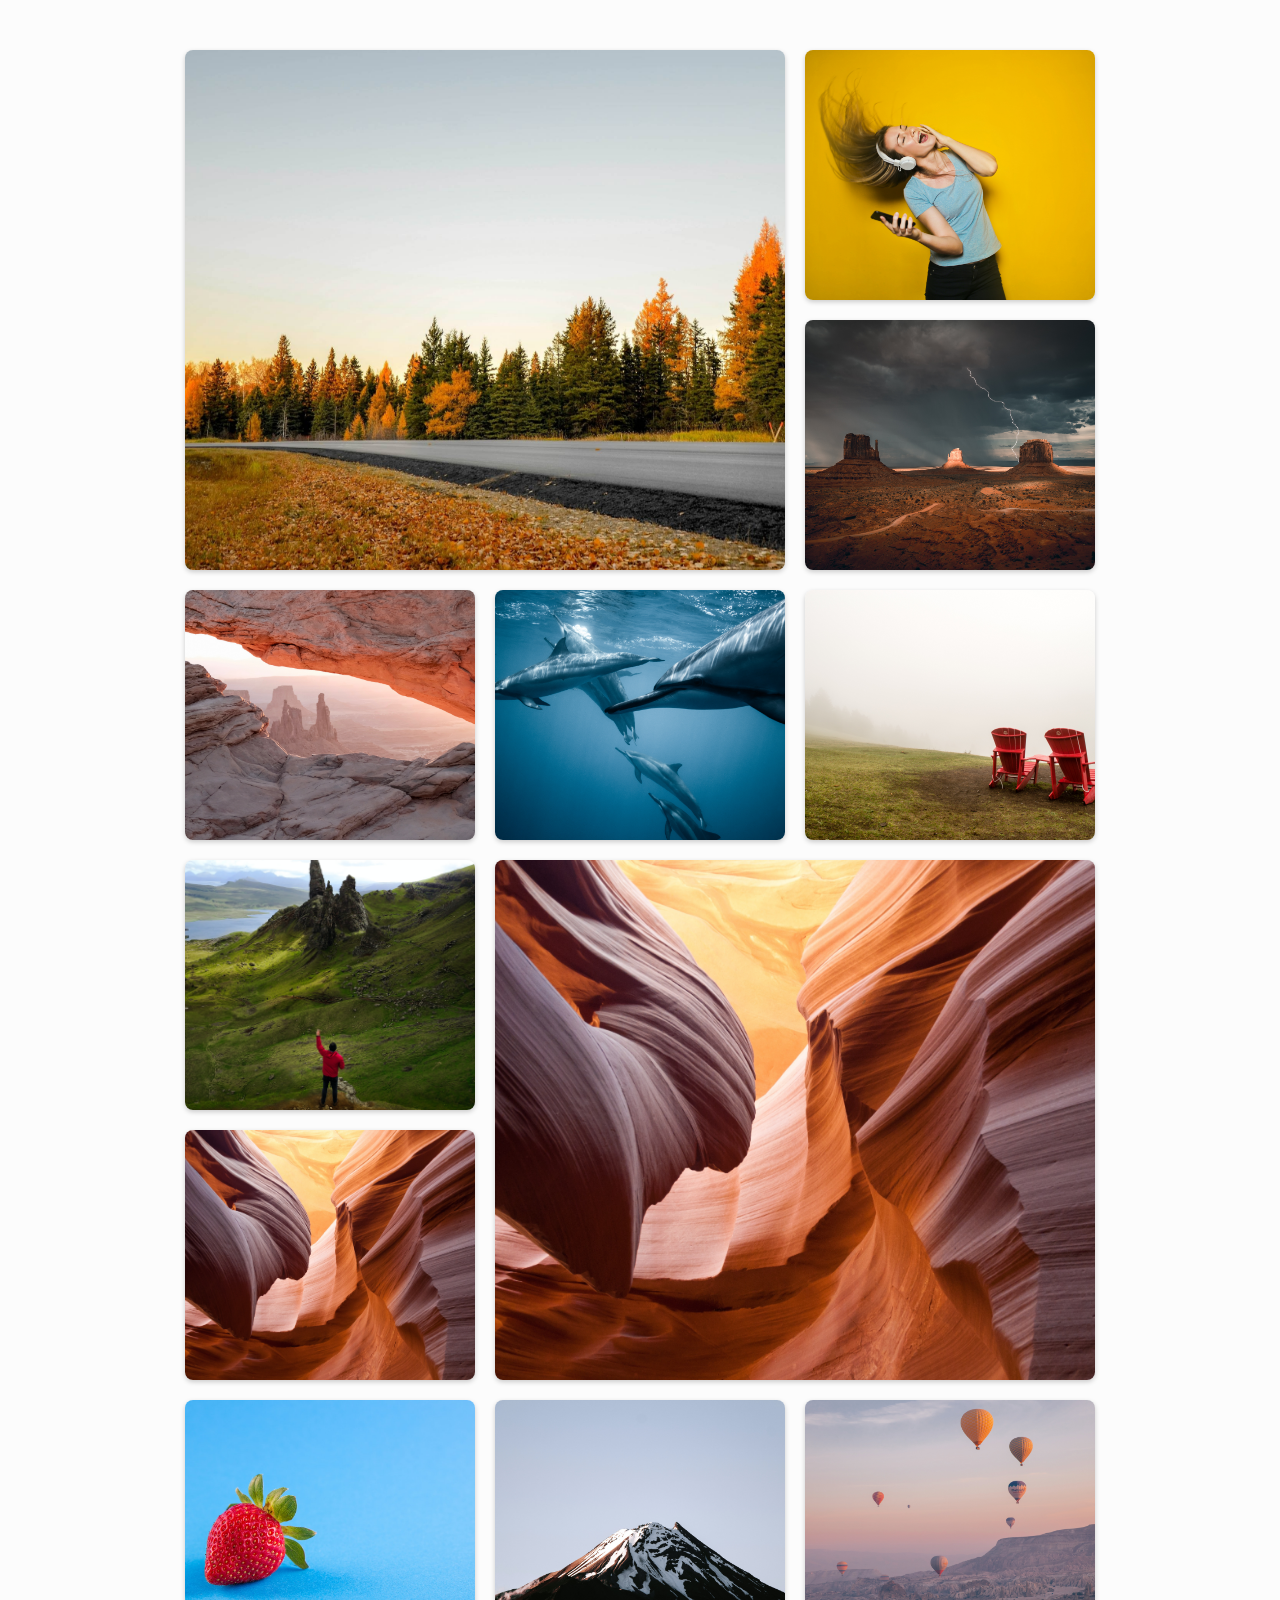
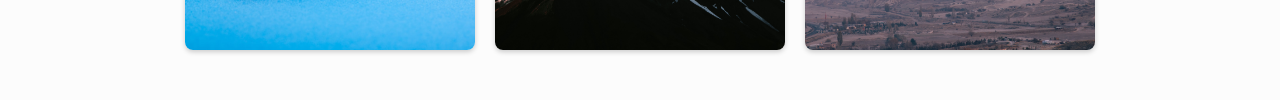
<file: Image-Gallery/index.html>
<!DOCTYPE html>
<html lang="en">
<head>
    <meta charset="UTF-8">
    <meta http-equiv="X-UA-Compatible" content="IE=edge">
    <meta name="viewport" content="width=device-width, initial-scale=1.0">
    <title>Document</title>
    <link rel="stylesheet" href="style.css">
    <link rel="stylesheet" href="https://cdnjs.cloudflare.com/ajax/libs/font-awesome/6.0.0/css/all.min.css">
</head>
<body>
    
    <div class="container">
        <div class="image-box">
            <img src="img/1.jpg"/>
            <div class="over">
                <div class="social">
                    <i class="far fa-thumbs-up"></i>
                    <i class="far fa-thumbs-down"></i>
                    <i class="fas fa-share"></i>
                </div>
                <button>Save</button>
            </div>
        </div>
        <div class="image-box">
            <img src="img/2.jpg"/>
            <div class="over">
                <div class="social">
                    <i class="far fa-thumbs-up"></i>
                    <i class="far fa-thumbs-down"></i>
                    <i class="fas fa-share"></i>
                </div>
                <button>Save</button>
            </div>
        </div>
        <div class="image-box">
            <img src="img/3.jpg"/>
            <div class="over">
                <div class="social">
                    <i class="far fa-thumbs-up"></i>
                    <i class="far fa-thumbs-down"></i>
                    <i class="fas fa-share"></i>
                </div>
                <button>Save</button>
            </div>
        </div>
        <div class="image-box">
            <img src="img/4.jpg"/>
            <div class="over">
                <div class="social">
                    <i class="far fa-thumbs-up"></i>
                    <i class="far fa-thumbs-down"></i>
                    <i class="fas fa-share"></i>
                </div>
                <button>Save</button>
            </div>
        </div>
        <div class="image-box">
            <img src="img/5.jpg"/>
            <div class="over">
                <div class="social">
                    <i class="far fa-thumbs-up"></i>
                    <i class="far fa-thumbs-down"></i>
                    <i class="fas fa-share"></i>
                </div>
                <button>Save</button>
            </div>
        </div>
        <div class="image-box">
            <img src="img/6.jpg"/>
            <div class="over">
                <div class="social">
                    <i class="far fa-thumbs-up"></i>
                    <i class="far fa-thumbs-down"></i>
                    <i class="fas fa-share"></i>
                </div>
                <button>Save</button>
            </div>
        </div>
        <div class="image-box">
            <img src="img/7.jpg"/>
            <div class="over">
                <div class="social">
                    <i class="far fa-thumbs-up"></i>
                    <i class="far fa-thumbs-down"></i>
                    <i class="fas fa-share"></i>
                </div>
                <button>Save</button>
            </div>
        </div>
        <div class="image-box">
            <img src="img/8.jpg"/>
            <div class="over">
                <div class="social">
                    <i class="far fa-thumbs-up"></i>
                    <i class="far fa-thumbs-down"></i>
                    <i class="fas fa-share"></i>
                </div>
                <button>Save</button>
            </div>
        </div>
        <div class="image-box">
            <img src="img/9.jpg"/>
            <div class="over">
                <div class="social">
                    <i class="far fa-thumbs-up"></i>
                    <i class="far fa-thumbs-down"></i>
                    <i class="fas fa-share"></i>
                </div>
                <button>Save</button>
            </div>
        </div>
        <div class="image-box">
            <img src="img/10.jpg"/>
            <div class="over">
                <div class="social">
                    <i class="far fa-thumbs-up"></i>
                    <i class="far fa-thumbs-down"></i>
                    <i class="fas fa-share"></i>
                </div>
                <button>Save</button>
            </div>
        </div>
        <div class="image-box">
            <img src="img/11.jpg"/>
            <div class="over">
                <div class="social">
                    <i class="far fa-thumbs-up"></i>
                    <i class="far fa-thumbs-down"></i>
                    <i class="fas fa-share"></i>
                </div>
                <button>Save</button>
            </div>
        </div>
        <div class="image-box">
            <img src="img/12.jpg"/>
            <div class="over">
                <div class="social">
                    <i class="far fa-thumbs-up"></i>
                    <i class="far fa-thumbs-down"></i>
                    <i class="fas fa-share"></i>
                </div>
                <button>Save</button>
            </div>
        </div>
    </div>
</body>
</html>
</file>
<file: Image-Gallery/style.css>
* {
    margin: 0;
    padding: 0;
    box-sizing: border-box;
}

body {
    background-color: rgba(0,0,0,.01);
}
.container {
    max-width: 950px;
    padding: 50px 20px;
    margin: 0 auto;
    display: grid;
    grid-template-columns: repeat(auto-fit, minmax(250px, 1fr));
    grid-auto-rows: 250px;
    gap: 20px;
}

.image-box {
    position: relative;
    box-shadow: 0px 2px 5px rgba(0,0,0,0.2);
    border-radius: .5rem;
}

.image-box:nth-child(7n + 1) {
    grid-column: span 2;
    grid-row: span 2;
}

.image-box img {
    width: 100%;
    height: 100%;
    object-fit: cover;
    border-radius: .5rem;
}

.over {
    position: absolute;
    top: 0;
    left: 0;
    background-color: rgba(0,0,0,.5);
    width: 100%;
    height: 100%;
    opacity: 0;
    transition: .2s;
    border-radius: .5rem;
    display: flex;
    align-items: flex-end;
    justify-content: center;
}

.over:hover {
    opacity: 1;
}

.social {
    display: flex;
    background-color: white;
    justify-content: space-around;
    border-radius: 0 0 .5rem .5rem;
    width: 100%;
    padding: 1rem 0;
}

i {
    color: rgba(0,0,0,.8);
    font-size: 32px;
    cursor: pointer; 
    transition: .2s;
}

.fa-thumbs-up:hover {
    color: rgb(28, 113, 240);
}

.fa-thumbs-down:hover {
    color: rgb(255, 43, 43);
}

.fa-share:hover {
    color: rgb(14, 221, 93);
}

button {
    position: absolute;
    top: 0;
    right: 0;
    margin: 1rem;
    font-size: 18px;
    color: rgb(255,55,55);
    background-color: white;
    border: none;
    padding: .75rem 3rem;
    border-radius: 2rem;
    cursor: pointer;
    transition: .2s;
    font-weight: 700;
}

button:hover {
    background-color: rgb(255,55,55);
    color: white;
}

@media (max-width: 768px) {  
    .image-box:nth-child(7n + 1) {
      grid-column: unset;
      grid-row: unset;
    }
  }
</file>
